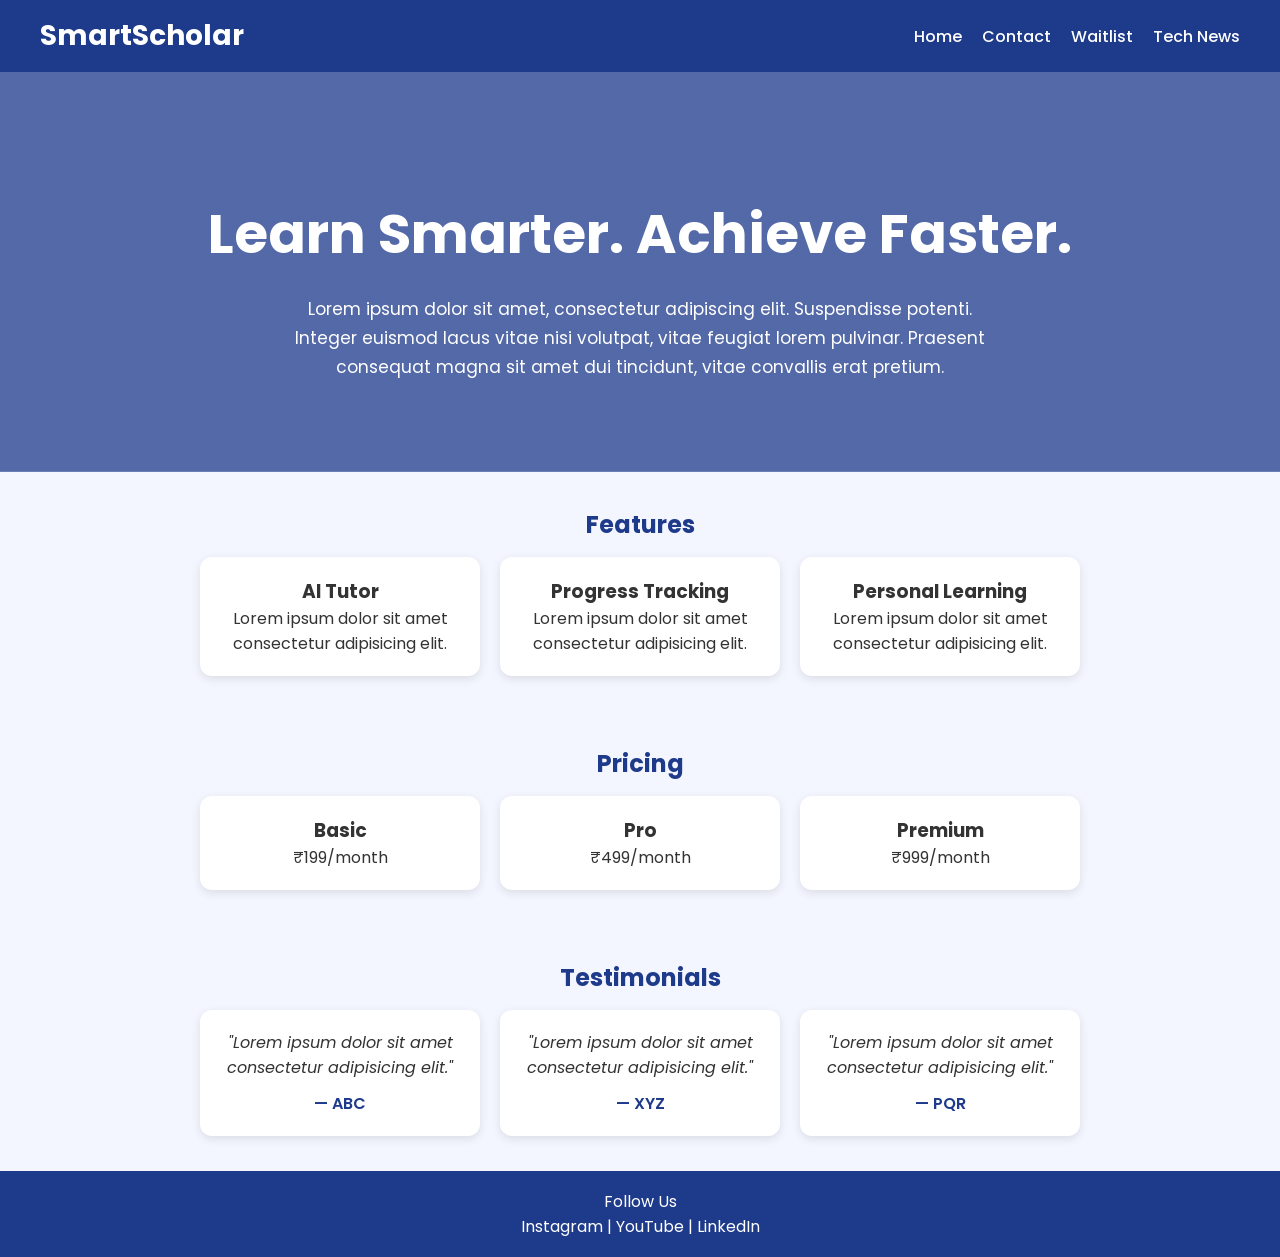
<file: index.html>
<!DOCTYPE html>

<html>
<head>
<meta charset="UTF-8">
<meta name="viewport" content="width=device-width, initial-scale=1.0">
<title>SmartScholar</title>
<link rel="stylesheet" href="style.css">
</head>
<body>

<nav>
<h2>SmartScholar</h2>

<ul>
<li><a href="index.html">Home</a></li>
<li><a href="contact.html">Contact</a></li>
<li><a href="waitlist.html">Waitlist</a></li>
<li><a href="tech.html">Tech News</a></li>
</ul>
</nav>

<header class="hero">

<h1>Learn Smarter. Achieve Faster.</h1>

<p>
Lorem ipsum dolor sit amet, consectetur adipiscing elit. Suspendisse potenti.
Integer euismod lacus vitae nisi volutpat, vitae feugiat lorem pulvinar.
Praesent consequat magna sit amet dui tincidunt, vitae convallis erat pretium.
</p>

</header>

<section class="features">

<h2>Features</h2>

<div class="card-container">

<div class="card">
<h3>AI Tutor</h3>
<p>Lorem ipsum dolor sit amet consectetur adipisicing elit.</p>
</div>

<div class="card">
<h3>Progress Tracking</h3>
<p>Lorem ipsum dolor sit amet consectetur adipisicing elit.</p>
</div>

<div class="card">
<h3>Personal Learning</h3>
<p>Lorem ipsum dolor sit amet consectetur adipisicing elit.</p>
</div>

</div>

</section>

<section class="pricing">

<h2>Pricing</h2>

<div class="card-container">

<div class="card">
<h3>Basic</h3>
<p>₹199/month</p>
</div>

<div class="card">
<h3>Pro</h3>
<p>₹499/month</p>
</div>

<div class="card">
<h3>Premium</h3>
<p>₹999/month</p>
</div>

</div>

</section>

<section class="testimonials">

<h2>Testimonials</h2>

<div class="card-container">

<div class="card">
<p class="review">
"Lorem ipsum dolor sit amet consectetur adipisicing elit."
</p>
<p class="author">— ABC</p>
</div>

<div class="card">
<p class="review">
"Lorem ipsum dolor sit amet consectetur adipisicing elit."
</p>
<p class="author">— XYZ</p>
</div>

<div class="card">
<p class="review">
"Lorem ipsum dolor sit amet consectetur adipisicing elit."
</p>
<p class="author">— PQR</p>
</div>

</div>

</section>

<footer>

<p>Follow Us</p>

<p>
Instagram | YouTube | LinkedIn
</p>

</footer>

</body>
</html>
</file>
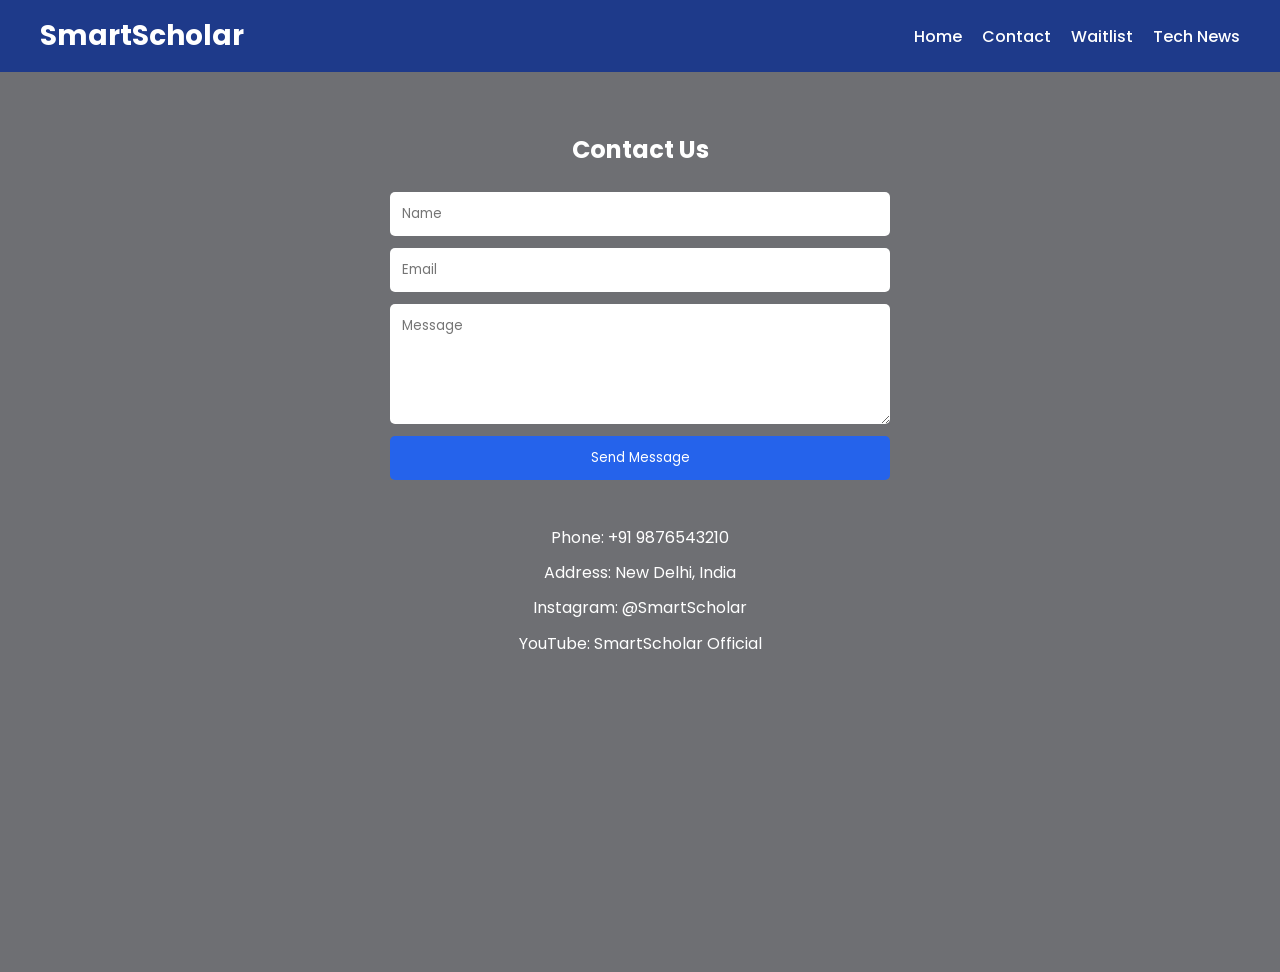
<file: contact.html>
<!DOCTYPE html>

<html>
<head>
<meta charset="UTF-8">
<meta name="viewport" content="width=device-width, initial-scale=1.0">
<title>Contact SmartScholar</title>
<link rel="stylesheet" href="style.css">
</head>
<body class="contact-page">

<nav>
<h2>SmartScholar</h2>

<ul>
<li><a href="index.html">Home</a></li>
<li><a href="contact.html">Contact</a></li>
<li><a href="waitlist.html">Waitlist</a></li>
<li><a href="tech.html">Tech News</a></li>
</ul>
</nav>

<section class="form-section">

<h1>Contact Us</h1>

<form>

<input type="text" placeholder="Name" required>

<input type="email" placeholder="Email" required>

<textarea placeholder="Message" required></textarea>

<button type="submit">Send Message</button>

</form>

<div class="contact-info">
<p>Phone: +91 9876543210</p>
<p>Address: New Delhi, India</p>
<p>Instagram: @SmartScholar</p>
<p>YouTube: SmartScholar Official</p>
</div>

</section>

</body>
</html>
</file>
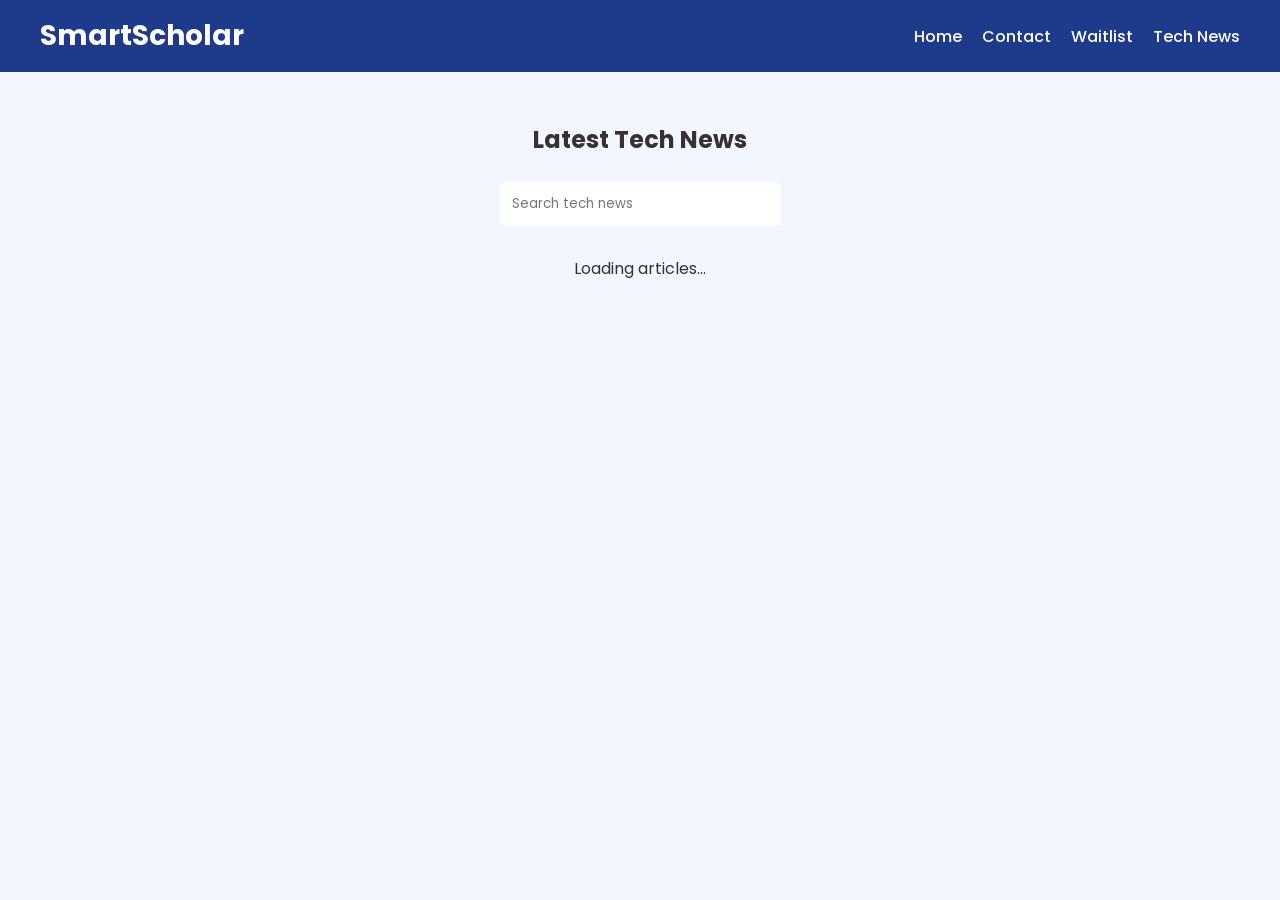
<file: tech.html>
<!DOCTYPE html>
<html>
<head>
    <title>Tech News</title>
    <link rel="stylesheet" href="style.css">
</head>
<body>

<nav>
    <h2>SmartScholar</h2>

    <ul>
        <li><a href="index.html">Home</a></li>
        <li><a href="contact.html">Contact</a></li>
        <li><a href="waitlist.html">Waitlist</a></li>
        <li><a href="tech.html">Tech News</a></li>
    </ul>
</nav>

<section class="tech-section">

    <h1>Latest Tech News</h1>
    <br>
    <input
type="text"
id="search"
placeholder="Search tech news">

    <div id="news-container">

        <p>Loading articles...</p>

    </div>

</section>

<script src="script.js"></script>

</body>
</html>
</file>
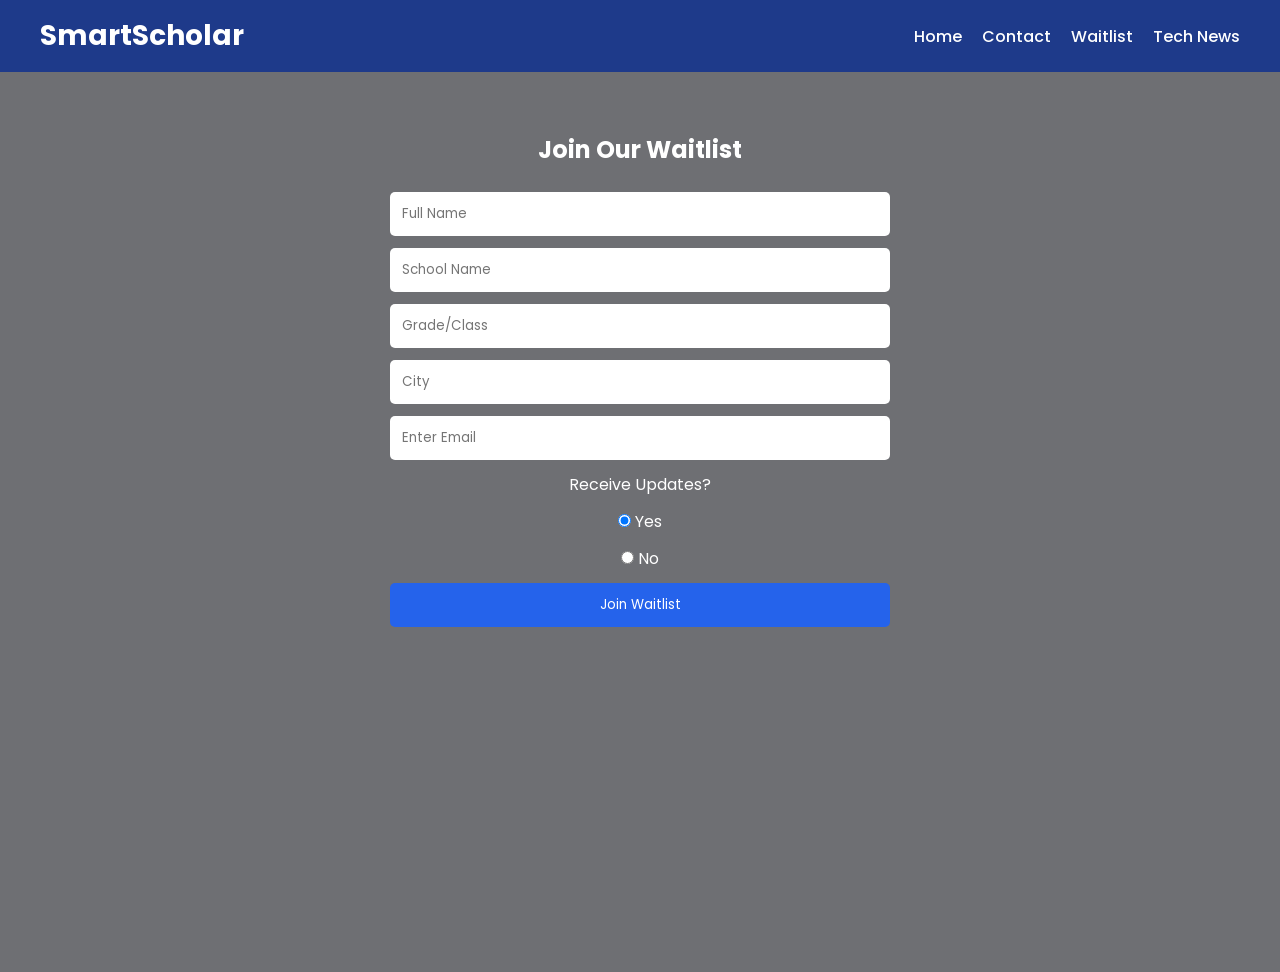
<file: waitlist.html>
<!DOCTYPE html>

<html>
<head>
<meta charset="UTF-8">
<meta name="viewport" content="width=device-width, initial-scale=1.0">
<title>SmartScholar Waitlist</title>
<link rel="stylesheet" href="style.css">
</head>
<body class="waitlist-page">

<nav>
<h2>SmartScholar</h2>

<ul>
<li><a href="index.html">Home</a></li>
<li><a href="contact.html">Contact</a></li>
<li><a href="waitlist.html">Waitlist</a></li>
<li><a href="tech.html">Tech News</a></li>
</ul>
</nav>

<section class="form-section">

<h1>Join Our Waitlist</h1>

<form>

<input type="text" placeholder="Full Name" required>

<input type="text" placeholder="School Name" required>

<input type="text" placeholder="Grade/Class" required>

<input type="text" placeholder="City" required>

<input type="email" placeholder="Enter Email" required>

<p>Receive Updates?</p>

<label>
<input type="radio" name="updates" checked>
Yes
</label>

<label>
<input type="radio" name="updates">
No
</label>

<button type="submit">
Join Waitlist
</button>

</form>

</section>

</body>
</html>
</file>
<file: style.css>
@import url('https://fonts.googleapis.com/css2?family=Poppins:wght@300;400;500;600;700&display=swap');

*{
    margin:0;
    padding:0;
    box-sizing:border-box;
}

body{
    font-family:'Poppins',sans-serif;
    background:#f4f6ff;
    color:#333;
}

/* NAVBAR */

nav{
    background:#1e3a8a;
    color:white;
    padding:15px 40px;
    display:flex;
    justify-content:space-between;
    align-items:center;
}

nav h2{
    font-size:28px;
    font-weight:700;
}

nav ul{
    list-style:none;
    display:flex;
    gap:20px;
}

nav a{
    color:white;
    text-decoration:none;
    font-weight:500;
}

nav a:hover{
    color:#93c5fd;
    transition:0.3s;
}

/* HOME PAGE */

.hero{
    text-align:center;
    padding:120px 30px 90px 30px;

    background:
    linear-gradient(rgba(30,58,138,0.75),rgba(30,58,138,0.75)),
    url("https://images.unsplash.com/photo-1509062522246-3755977927d7?w=1600");

    background-size:cover;
    background-position:center;

    color:white;
}

.hero h1{
    font-size:55px;
    margin-bottom:20px;
}

.hero p{
    max-width:700px;
    margin:auto;
    line-height:1.7;
    font-size:17px;
}

/* SECTIONS */

.features,
.pricing,
.testimonials{
    padding:35px 30px;
    text-align:center;
}

.features h2,
.pricing h2,
.testimonials h2{
    margin-bottom:15px;
    color:#1e3a8a;
}

.card-container{
    display:flex;
    justify-content:center;
    gap:20px;
    flex-wrap:wrap;
}

.card{
    width:280px;
    background:white;
    padding:20px;
    border-radius:12px;
    box-shadow:0 3px 10px rgba(0,0,0,0.1);
}

.card:hover{
    transform:translateY(-8px);
    transition:0.3s;
}

/* IMAGES INSIDE CARDS */

.card img{
    width:100%;
    height:160px;
    object-fit:cover;
    border-radius:10px;
    margin-bottom:12px;
}

/* TESTIMONIALS */

.review{
    font-style:italic;
    line-height:1.6;
}

.author{
    margin-top:10px;
    color:#1e3a8a;
    font-weight:600;
}

/* CONTACT PAGE */

.contact-page .form-section{
    min-height:100vh;
    padding:60px;

    background:
    linear-gradient(rgba(0,0,0,0.55),rgba(0,0,0,0.55)),
    url("https://images.unsplash.com/photo-1523240795612-9a054b0db644?w=1600");

    background-size:cover;
    background-position:center;

    color:white;
    text-align:center;
}

/* WAITLIST PAGE */

.waitlist-page .form-section{
    min-height:100vh;
    padding:60px;

    background:
    linear-gradient(rgba(0,0,0,0.55),rgba(0,0,0,0.55)),
    url("https://images.unsplash.com/photo-1503676382389-4809596d5290?w=1600");

    background-size:cover;
    background-position:center;

    color:white;
    text-align:center;
}

/* FORMS */

form{
    max-width:500px;
    margin:25px auto;
    display:flex;
    flex-direction:column;
    gap:12px;
}

input,
textarea{
    padding:12px;
    border:none;
    border-radius:5px;
    font-family:'Poppins',sans-serif;
}

textarea{
    height:120px;
}

button{
    padding:12px;
    border:none;
    border-radius:5px;
    background:#2563eb;
    color:white;
    cursor:pointer;
    font-family:'Poppins',sans-serif;
}

button:hover{
    background:#1d4ed8;
}

/* CONTACT INFO */

.contact-info{
    margin-top:40px;
    line-height:2.2;
}

/* FOOTER */

footer{
    background:#1e3a8a;
    color:white;
    text-align:center;
    padding:18px;
}

.tech-section{
    padding:50px;
    text-align:center;
}

#news-container{
    display:flex;
    flex-wrap:wrap;
    justify-content:center;
    gap:20px;
    margin-top:30px;
}

.news-card{
    width:300px;
    background:white;
    padding:20px;
    border-radius:12px;
    box-shadow:0 3px 10px rgba(0,0,0,0.1);
}

.news-card h3{
    margin-bottom:10px;
}

.news-card p{
    margin-bottom:15px;
}

.news-card a{
    text-decoration:none;
    color:#2563eb;
    font-weight:bold;
}
</file>
